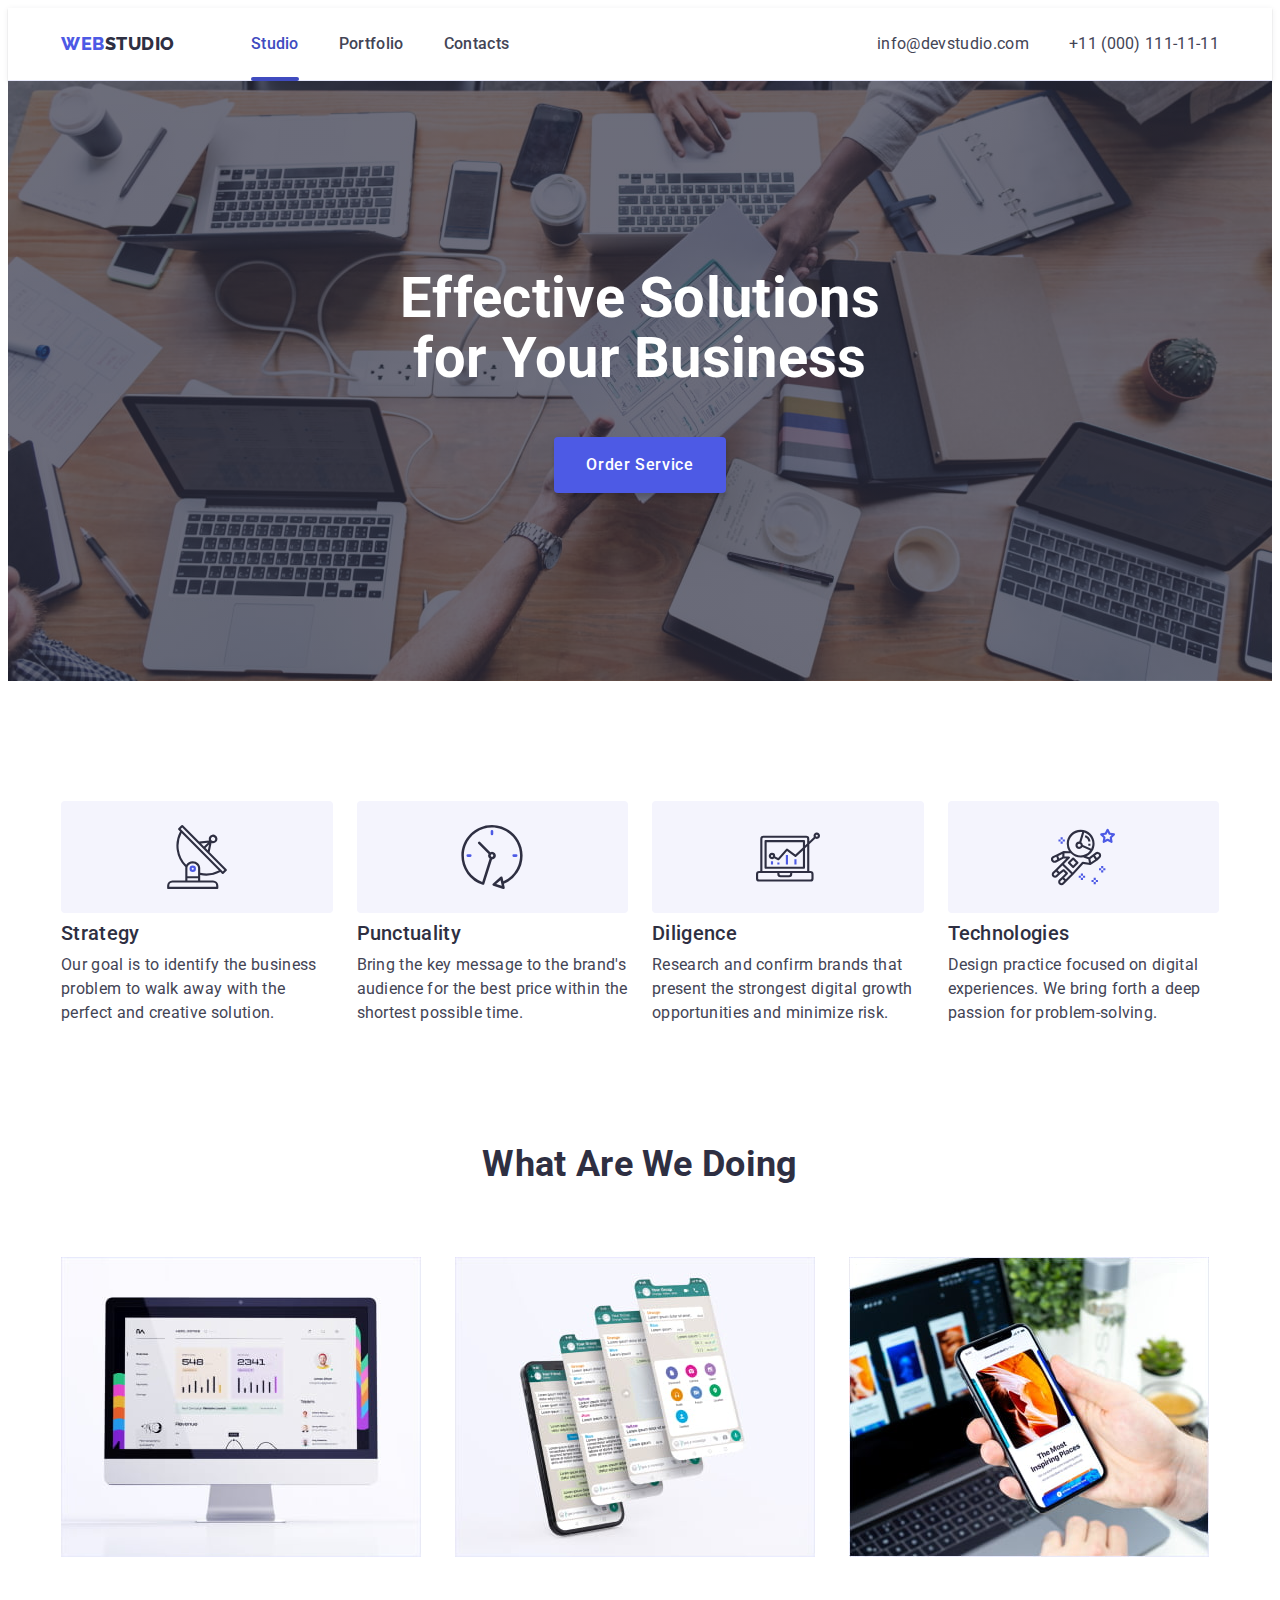
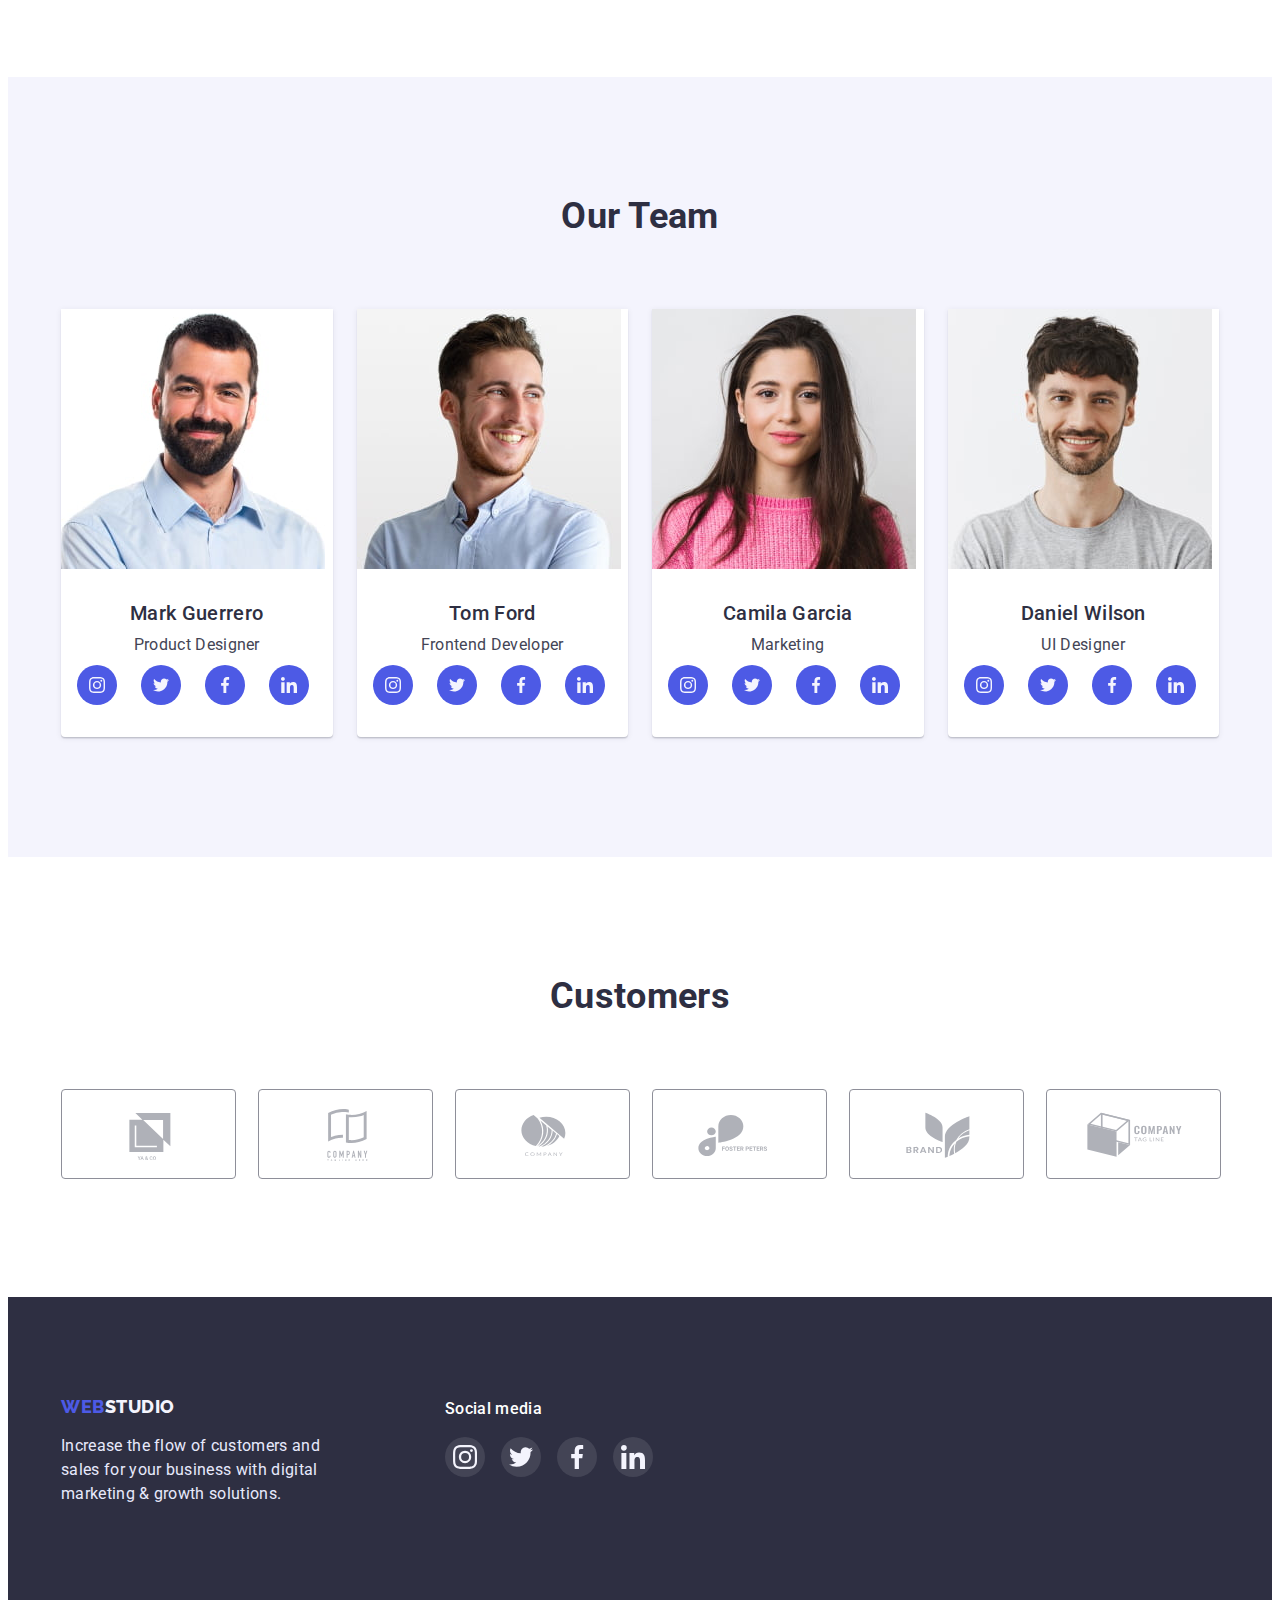
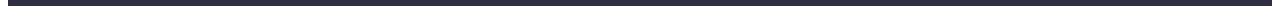
<file: index.html>
<!DOCTYPE html>
<html lang="en">
  <head>
    <meta charset="UTF-8" />
    <meta http-equiv="X-UA-Compatible" content="IE=edge" />
    <meta name="viewport" content="width=device-width, initial-scale=1.0" />

    <title>WebStudio</title>

    <link rel="preconnect" href="https://fonts.googleapis.com" />
    <link rel="preconnect" href="https://fonts.gstatic.com" crossorigin />
    <link
      href="https://fonts.googleapis.com/css2?family=Raleway:wght@800&family=Roboto:wght@400;500;700&display=swap"
      rel="stylesheet"
    />
    <link
      rel="stylesheet"
      href="https://cdnjs.cloudflare.com/ajax/libs/modern-normalize/1.1.0/modern-normalize.min.css"
      integrity="sha512-wpPYUAdjBVSE4KJnH1VR1HeZfpl1ub8YT/NKx4PuQ5NmX2tKuGu6U/JRp5y+Y8XG2tV+wKQpNHVUX03MfMFn9Q=="
      crossorigin="anonymous"
      referrerpolicy="no-referrer"
    />
    <link rel="stylesheet" href="./css/styles.css" />
  </head>

  <body>
    <header class="header">
      <div class="container">
        <div class="header-container">
          <nav class="header-navigation">
            <a href="./index.html" class="logo">
              <span class="logo-highlighted">Web</span>Studio
            </a>
            <ul class="navigation-list">
              <li class="navigation-item">
                <a class="navigation-link current" href="./index.html">
                  Studio
                </a>
              </li>
              <li class="navigation-item">
                <a class="navigation-link" href="./portfolio.html">Portfolio</a>
              </li>
              <li class="navigation-item">
                <a class="navigation-link" href="">Contacts</a>
              </li>
            </ul>
          </nav>

          <address class="contacts">
            <ul class="contacts-list">
              <li>
                <a class="contacts-item" href="mailto:info@devstudio.com">
                  info@devstudio.com
                </a>
              </li>
              <li>
                <a class="contacts-item" href="tel:+110001111111">
                  +11 (000) 111-11-11
                </a>
              </li>
            </ul>
          </address>
        </div>
      </div>
    </header>

    <main>
      <section class="hero">
        <div class="container">
          <h1 class="hero-title">Effective Solutions for Your Business</h1>
          <button class="button hero-button" type="button" data-modal-open>
            Order Service
          </button>
        </div>
      </section>

      <section class="section">
        <div class="container">
          <h2 class="visually-hidden">Feature</h2>
          <ul class="feature-list">
            <li class="feature-item">
              <div class="feature-cont">
                <svg class="feature-icon">
                  <use href="./images/sprite.svg#icon-antenna"></use>
                </svg>
              </div>
              <h3 class="section-subtitle">Strategy</h3>
              <p>
                Our goal is to identify the business problem to walk away with
                the perfect and creative solution.
              </p>
            </li>
            <li class="feature-item">
              <div class="feature-cont">
                <svg class="feature-icon">
                  <use href="./images/sprite.svg#icon-clock"></use>
                </svg>
              </div>
              <h3 class="section-subtitle">Punctuality</h3>
              <p>
                Bring the key message to the brand's audience for the best price
                within the shortest possible time.
              </p>
            </li>
            <li class="feature-item">
              <div class="feature-cont">
                <svg class="feature-icon">
                  <use href="./images/sprite.svg#icon-diagram"></use>
                </svg>
              </div>
              <h3 class="section-subtitle">Diligence</h3>
              <p>
                Research and confirm brands that present the strongest digital
                growth opportunities and minimize risk.
              </p>
            </li>
            <li class="feature-item">
              <div class="feature-cont">
                <svg class="feature-icon">
                  <use href="./images/sprite.svg#icon-astronaut"></use>
                </svg>
              </div>
              <h3 class="section-subtitle">Technologies</h3>
              <p>
                Design practice focused on digital experiences. We bring forth a
                deep passion for problem-solving.
              </p>
            </li>
          </ul>
        </div>
      </section>

      <section class="section section-our-activities section-no-pd">
        <div class="container">
          <h2 class="section-title">What are we doing</h2>
          <ul class="our-activities-list">
            <li class="our-activities-item">
              <img
                src="./images/wedoing1.jpg"
                alt="Computer"
                width="360"
                height="300"
              />
            </li>
            <li class="our-activities-item">
              <img
                src="./images/wedoing2.jpg"
                alt="Phone"
                width="360"
                height="300"
              />
            </li>
            <li class="our-activities-item">
              <img
                src="./images/wedoing3.jpg"
                alt="Phone"
                width="360"
                height="300"
              />
            </li>
          </ul>
        </div>
      </section>

      <section class="section section-team">
        <div class="container">
          <h2 class="section-title">Our team</h2>
          <ul class="team-list">
            <li class="team-card">
              <img
                src="./images/team1.jpg"
                alt="Employee photo Mark Guerrero"
                width="264"
                height="260"
              />
              <div class="team-member-info">
                <h3 class="section-subtitle">Mark Guerrero</h3>
                <p class="team-member-position">Product Designer</p>
                <ul class="socials-list">
                  <li class="socials-item">
                    <a class="socials-link" href="">
                      <svg class="socials-icon">
                        <use href="./images/sprite.svg#icon-instagram"></use>
                      </svg>
                    </a>
                  </li>
                  <li class="socials-item">
                    <a class="socials-link" href="">
                      <svg class="socials-icon">
                        <use href="./images/sprite.svg#icon-twitter"></use>
                      </svg>
                    </a>
                  </li>
                  <li class="socials-item">
                    <a class="socials-link" href="">
                      <svg class="socials-icon">
                        <use href="./images/sprite.svg#icon-facebook"></use>
                      </svg>
                    </a>
                  </li>
                  <li class="socials-item">
                    <a class="socials-link" href="">
                      <svg class="socials-icon">
                        <use href="./images/sprite.svg#icon-linkedin"></use>
                      </svg>
                    </a>
                  </li>
                </ul>
              </div>
            </li>
            <li class="team-card">
              <img
                src="./images/team2.jpg"
                alt="Employee photo Tom Ford"
                width="264"
                height="260"
              />
              <div class="team-member-info">
                <h3 class="section-subtitle">Tom Ford</h3>
                <p class="team-member-position">Frontend Developer</p>
                <ul class="socials-list">
                  <li class="socials-item">
                    <a class="socials-link" href="">
                      <svg class="socials-icon">
                        <use href="./images/sprite.svg#icon-instagram"></use>
                      </svg>
                    </a>
                  </li>
                  <li class="socials-item">
                    <a class="socials-link" href="">
                      <svg class="socials-icon">
                        <use href="./images/sprite.svg#icon-twitter"></use>
                      </svg>
                    </a>
                  </li>
                  <li class="socials-item">
                    <a class="socials-link" href="">
                      <svg class="socials-icon">
                        <use href="./images/sprite.svg#icon-facebook"></use>
                      </svg>
                    </a>
                  </li>
                  <li class="socials-item">
                    <a class="socials-link" href="">
                      <svg class="socials-icon">
                        <use href="./images/sprite.svg#icon-linkedin"></use>
                      </svg>
                    </a>
                  </li>
                </ul>
              </div>
            </li>
            <li class="team-card">
              <img
                src="./images/team3.jpg"
                alt="Employee photo Camila Garcia"
                width="264"
                height="260"
              />
              <div class="team-member-info">
                <h3 class="section-subtitle">Camila Garcia</h3>
                <p class="team-member-position">Marketing</p>
                <ul class="socials-list">
                  <li class="socials-item">
                    <a class="socials-link" href="">
                      <svg class="socials-icon">
                        <use href="./images/sprite.svg#icon-instagram"></use>
                      </svg>
                    </a>
                  </li>
                  <li class="socials-item">
                    <a class="socials-link" href="">
                      <svg class="socials-icon">
                        <use href="./images/sprite.svg#icon-twitter"></use>
                      </svg>
                    </a>
                  </li>
                  <li class="socials-item">
                    <a class="socials-link" href="">
                      <svg class="socials-icon">
                        <use href="./images/sprite.svg#icon-facebook"></use>
                      </svg>
                    </a>
                  </li>
                  <li class="socials-item">
                    <a class="socials-link" href="">
                      <svg class="socials-icon">
                        <use href="./images/sprite.svg#icon-linkedin"></use>
                      </svg>
                    </a>
                  </li>
                </ul>
              </div>
            </li>
            <li class="team-card">
              <img
                src="./images/team4.jpg"
                alt="Employee photo Daniel Wilson"
                width="264"
                height="260"
              />
              <div class="team-member-info">
                <h3 class="section-subtitle">Daniel Wilson</h3>
                <p class="team-member-position">UI Designer</p>
                <ul class="socials-list">
                  <li class="socials-item">
                    <a class="socials-link" href="">
                      <svg class="socials-icon">
                        <use href="./images/sprite.svg#icon-instagram"></use>
                      </svg>
                    </a>
                  </li>
                  <li class="socials-item">
                    <a class="socials-link" href="">
                      <svg class="socials-icon">
                        <use href="./images/sprite.svg#icon-twitter"></use>
                      </svg>
                    </a>
                  </li>
                  <li class="socials-item">
                    <a class="socials-link" href="">
                      <svg class="socials-icon">
                        <use href="./images/sprite.svg#icon-facebook"></use>
                      </svg>
                    </a>
                  </li>
                  <li class="socials-item">
                    <a class="socials-link" href="">
                      <svg class="socials-icon">
                        <use href="./images/sprite.svg#icon-linkedin"></use>
                      </svg>
                    </a>
                  </li>
                </ul>
              </div>
            </li>
          </ul>
        </div>
      </section>

      <section class="section section-customers">
        <div class="container">
          <h2 class="section-title">Customers</h2>
          <ul class="customers-list">
            <li class="customers-item">
              <a class="customers-link" href="">
                <svg class="customers-icon">
                  <use href="images/sprite.svg#icon-first-company"></use>
                </svg>
              </a>
            </li>
            <li class="customers-item">
              <a class="customers-link" href="">
                <svg class="customers-icon">
                  <use href="images/sprite.svg#icon-second-company"></use>
                </svg>
              </a>
            </li>
            <li class="customers-item">
              <a class="customers-link" href="">
                <svg class="customers-icon">
                  <use href="images/sprite.svg#icon-third-company"></use>
                </svg>
              </a>
            </li>
            <li class="customers-item">
              <a class="customers-link" href="">
                <svg class="customers-icon">
                  <use href="images/sprite.svg#icon-fourth-company"></use>
                </svg>
              </a>
            </li>
            <li class="customers-item">
              <a class="customers-link" href="">
                <svg class="customers-icon">
                  <use href="images/sprite.svg#icon-fifth-company"></use>
                </svg>
              </a>
            </li>
            <li class="customers-item">
              <a class="customers-link" href="">
                <svg class="customers-icon">
                  <use href="images/sprite.svg#icon-sixth-company"></use>
                </svg>
              </a>
            </li>
          </ul>
        </div>
      </section>
    </main>

    <footer class="footer">
      <div class="container">
        <div class="footer-container">
          <div class="footer-webstudio">
            <a href="./index.html" class="logo">
              <span class="logo-highlighted">Web</span>Studio
            </a>
            <p class="footer-text">
              Increase the flow of customers and sales for your business with
              digital marketing & growth solutions.
            </p>
          </div>
          <div class="footer-social">
            <p class="title-social">Social media</p>
            <ul class="socials-list">
              <li class="socials-item">
                <a class="socials-link" href="">
                  <svg class="socials-icon">
                    <use href="./images/sprite.svg#icon-instagram"></use>
                  </svg>
                </a>
              </li>
              <li class="socials-item">
                <a class="socials-link" href="">
                  <svg class="socials-icon">
                    <use href="./images/sprite.svg#icon-twitter"></use>
                  </svg>
                </a>
              </li>
              <li class="socials-item">
                <a class="socials-link" href="">
                  <svg class="socials-icon">
                    <use href="./images/sprite.svg#icon-facebook"></use>
                  </svg>
                </a>
              </li>
              <li class="socials-item">
                <a class="socials-link" href="">
                  <svg class="socials-icon">
                    <use href="./images/sprite.svg#icon-linkedin"></use>
                  </svg>
                </a>
              </li>
            </ul>
          </div>
        </div>
      </div>
    </footer>

    <div class="backdrop is-hidden" data-modal>
      <div class="modal">
        <button class="close-modal" type="button" data-modal-close>
          <svg class="close-icon">
            <use href="./images/sprite.svg#icon-close"></use>
          </svg>
        </button>
      </div>
    </div>

    <script src="./js/modal.js"></script>
  </body>
</html>
</file>
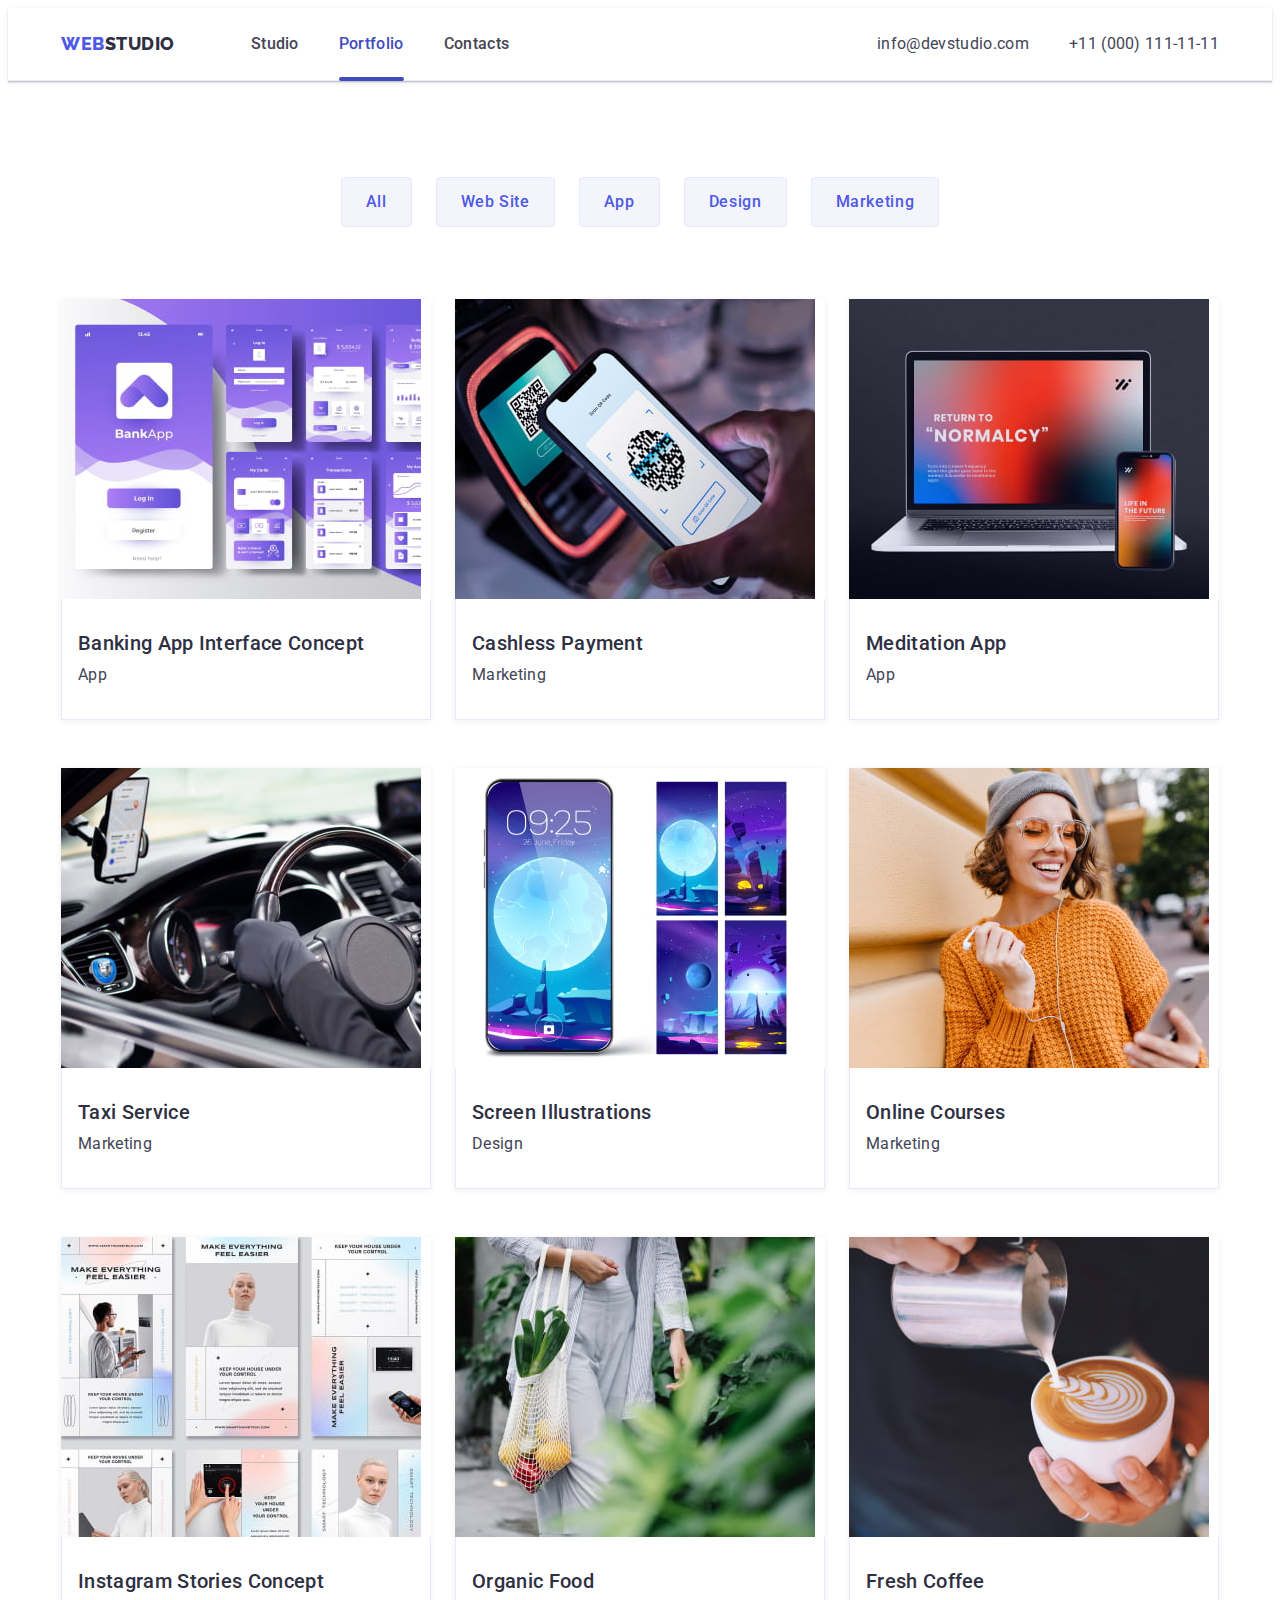
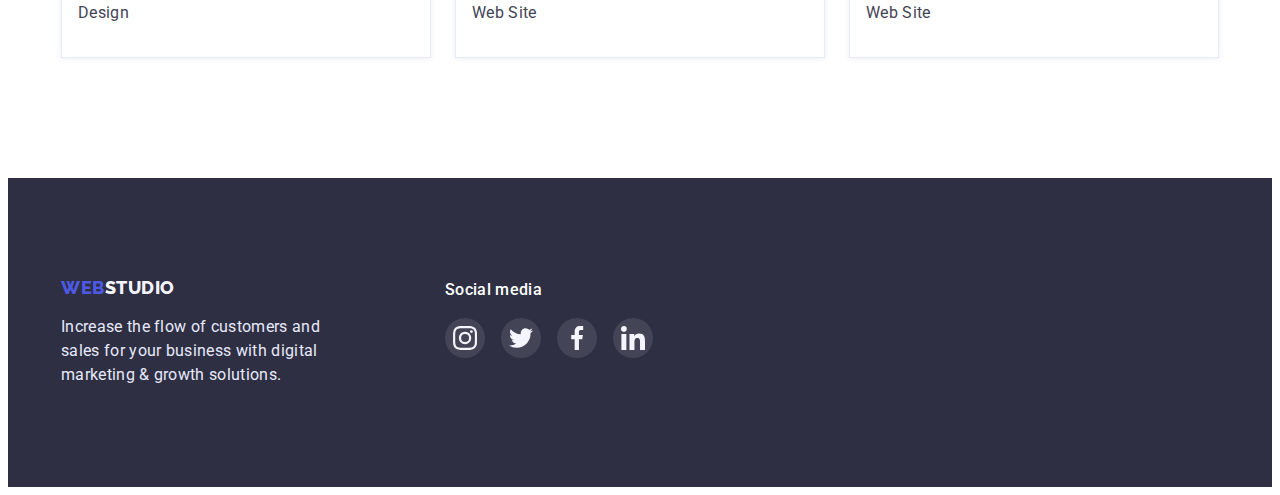
<file: portfolio.html>
<!DOCTYPE html>
<html lang="en">
  <head>
    <meta charset="UTF-8" />
    <meta http-equiv="X-UA-Compatible" content="IE=edge" />
    <meta name="viewport" content="width=device-width, initial-scale=1.0" />

    <title>WebStudio</title>

    <link rel="preconnect" href="https://fonts.googleapis.com" />
    <link rel="preconnect" href="https://fonts.gstatic.com" crossorigin />
    <link
      href="https://fonts.googleapis.com/css2?family=Raleway:wght@800&family=Roboto:wght@400;500;700&display=swap"
      rel="stylesheet"
    />
    <link
      rel="stylesheet"
      href="https://cdnjs.cloudflare.com/ajax/libs/modern-normalize/1.1.0/modern-normalize.min.css"
      integrity="sha512-wpPYUAdjBVSE4KJnH1VR1HeZfpl1ub8YT/NKx4PuQ5NmX2tKuGu6U/JRp5y+Y8XG2tV+wKQpNHVUX03MfMFn9Q=="
      crossorigin="anonymous"
      referrerpolicy="no-referrer"
    />
    <link rel="stylesheet" href="./css/styles.css" />
  </head>

  <body>
    <header class="header">
      <div class="container">
        <div class="header-container">
          <nav class="header-navigation">
            <a href="./index.html" class="logo">
              <span class="logo-highlighted">Web</span>Studio
            </a>
            <ul class="navigation-list">
              <li class="navigation-item">
                <a class="navigation-link" href="./index.html">Studio</a>
              </li>
              <li class="navigation-item">
                <a class="navigation-link current" href="./portfolio.html">
                  Portfolio
                </a>
              </li>
              <li class="navigation-item">
                <a class="navigation-link" href="">Contacts</a>
              </li>
            </ul>
          </nav>

          <address class="contacts">
            <ul class="contacts-list">
              <li>
                <a class="contacts-item" href="mailto:info@devstudio.com">
                  info@devstudio.com
                </a>
              </li>
              <li>
                <a class="contacts-item" href="tel:+110001111111">
                  +11 (000) 111-11-11
                </a>
              </li>
            </ul>
          </address>
        </div>
      </div>
    </header>

    <main>
      <section class="section section-projects">
        <div class="container">
          <h1 class="visually-hidden">Projects</h1>
          <ul class="filter-list">
            <li class="filter-item">
              <button class="button filter-button" type="button">All</button>
            </li>
            <li class="filter-item">
              <button class="button filter-button" type="button">
                Web Site
              </button>
            </li>
            <li class="filter-item">
              <button class="button filter-button" type="button">App</button>
            </li>
            <li class="filter-item">
              <button class="button filter-button" type="button">Design</button>
            </li>
            <li class="filter-item">
              <button class="button filter-button" type="button">
                Marketing
              </button>
            </li>
          </ul>

          <ul class="project-list">
            <li class="project-card">
              <a class="project-link" href="">
                <div class="project-overlay">
                  <img
                    src="./images/project1.jpg"
                    alt="Interface Concept"
                    width="360"
                    height="300"
                  />
                  <div class="project-description">
                    <p>
                      14 Stylish and User-Friendly App Design Concepts · Task
                      Manager App · Calorie Tracker App · Exotic Fruit Ecommerce
                      App · Cloud Storage App
                    </p>
                  </div>
                </div>
                <div class="project-content">
                  <h2 class="section-subtitle">
                    Banking App Interface Concept
                  </h2>
                  <p>App</p>
                </div>
              </a>
            </li>
            <li class="project-card">
              <a class="project-link" href="">
                <div class="project-overlay">
                  <img
                    src="./images/project2.jpg"
                    alt="Cashless Payment"
                    width="360"
                    height="300"
                  />
                  <div class="project-description">
                    <p>
                      14 Stylish and User-Friendly App Design Concepts · Task
                      Manager App · Calorie Tracker App · Exotic Fruit Ecommerce
                      App · Cloud Storage App
                    </p>
                  </div>
                </div>
                <div class="project-content">
                  <h2 class="section-subtitle">Cashless Payment</h2>
                  <p>Marketing</p>
                </div>
              </a>
            </li>
            <li class="project-card">
              <a class="project-link" href="">
                <div class="project-overlay">
                  <img
                    src="./images/project3.jpg"
                    alt="Meditation App"
                    width="360"
                    height="300"
                  />
                  <div class="project-description">
                    <p>
                      14 Stylish and User-Friendly App Design Concepts · Task
                      Manager App · Calorie Tracker App · Exotic Fruit Ecommerce
                      App · Cloud Storage App
                    </p>
                  </div>
                </div>
                <div class="project-content">
                  <h2 class="section-subtitle">Meditation App</h2>
                  <p>App</p>
                </div>
              </a>
            </li>
            <li class="project-card">
              <a class="project-link" href="">
                <div class="project-overlay">
                  <img
                    src="./images/project4.jpg"
                    alt="Taxi Service"
                    width="360"
                    height="300"
                  />
                  <div class="project-description">
                    <p>
                      14 Stylish and User-Friendly App Design Concepts · Task
                      Manager App · Calorie Tracker App · Exotic Fruit Ecommerce
                      App · Cloud Storage App
                    </p>
                  </div>
                </div>
                <div class="project-content">
                  <h2 class="section-subtitle">Taxi Service</h2>
                  <p>Marketing</p>
                </div>
              </a>
            </li>
            <li class="project-card">
              <a class="project-link" href="">
                <div class="project-overlay">
                  <img
                    src="./images/project5.jpg"
                    alt="Screen Illustrations"
                    width="360"
                    height="300"
                  />
                  <div class="project-description">
                    <p>
                      14 Stylish and User-Friendly App Design Concepts · Task
                      Manager App · Calorie Tracker App · Exotic Fruit Ecommerce
                      App · Cloud Storage App
                    </p>
                  </div>
                </div>
                <div class="project-content">
                  <h2 class="section-subtitle">Screen Illustrations</h2>
                  <p>Design</p>
                </div>
              </a>
            </li>
            <li class="project-card">
              <a class="project-link" href="">
                <div class="project-overlay">
                  <img
                    src="./images/project6.jpg"
                    alt="Online Courses"
                    width="360"
                    height="300"
                  />
                  <div class="project-description">
                    <p>
                      14 Stylish and User-Friendly App Design Concepts · Task
                      Manager App · Calorie Tracker App · Exotic Fruit Ecommerce
                      App · Cloud Storage App
                    </p>
                  </div>
                </div>
                <div class="project-content">
                  <h2 class="section-subtitle">Online Courses</h2>
                  <p>Marketing</p>
                </div>
              </a>
            </li>
            <li class="project-card">
              <a class="project-link" href="">
                <div class="project-overlay">
                  <img
                    src="./images/project7.jpg"
                    alt="Instagram Stories Concept"
                    width="360"
                    height="300"
                  />
                  <div class="project-description">
                    <p>
                      14 Stylish and User-Friendly App Design Concepts · Task
                      Manager App · Calorie Tracker App · Exotic Fruit Ecommerce
                      App · Cloud Storage App
                    </p>
                  </div>
                </div>
                <div class="project-content">
                  <h2 class="section-subtitle">Instagram Stories Concept</h2>
                  <p>Design</p>
                </div>
              </a>
            </li>
            <li class="project-card">
              <a class="project-link" href="">
                <div class="project-overlay">
                  <img
                    src="./images/project8.jpg"
                    alt="Organic Food"
                    width="360"
                    height="300"
                  />
                  <div class="project-description">
                    <p>
                      14 Stylish and User-Friendly App Design Concepts · Task
                      Manager App · Calorie Tracker App · Exotic Fruit Ecommerce
                      App · Cloud Storage App
                    </p>
                  </div>
                </div>
                <div class="project-content">
                  <h2 class="section-subtitle">Organic Food</h2>
                  <p>Web Site</p>
                </div>
              </a>
            </li>
            <li class="project-card">
              <a class="project-link" href="">
                <div class="project-overlay">
                  <img
                    src="./images/project9.jpg"
                    alt="Fresh Coffee"
                    width="360"
                    height="300"
                  />
                  <div class="project-description">
                    <p>
                      14 Stylish and User-Friendly App Design Concepts · Task
                      Manager App · Calorie Tracker App · Exotic Fruit Ecommerce
                      App · Cloud Storage App
                    </p>
                  </div>
                </div>
                <div class="project-content">
                  <h2 class="section-subtitle">Fresh Coffee</h2>
                  <p>Web Site</p>
                </div>
              </a>
            </li>
          </ul>
        </div>
      </section>
    </main>

    <footer class="footer">
      <div class="container">
        <div class="footer-container">
          <div class="footer-webstudio">
            <a href="./index.html" class="logo">
              <span class="logo-highlighted">Web</span>Studio
            </a>
            <p class="footer-text">
              Increase the flow of customers and sales for your business with
              digital marketing & growth solutions.
            </p>
          </div>
          <div class="footer-social">
            <p class="title-social">Social media</p>
            <ul class="socials-list">
              <li class="socials-item">
                <a class="socials-link" href="">
                  <svg class="socials-icon">
                    <use href="./images/sprite.svg#icon-instagram"></use>
                  </svg>
                </a>
              </li>
              <li class="socials-item">
                <a class="socials-link" href="">
                  <svg class="socials-icon">
                    <use href="./images/sprite.svg#icon-twitter"></use>
                  </svg>
                </a>
              </li>
              <li class="socials-item">
                <a class="socials-link" href="">
                  <svg class="socials-icon">
                    <use href="./images/sprite.svg#icon-facebook"></use>
                  </svg>
                </a>
              </li>
              <li class="socials-item">
                <a class="socials-link" href="">
                  <svg class="socials-icon">
                    <use href="./images/sprite.svg#icon-linkedin"></use>
                  </svg>
                </a>
              </li>
            </ul>
          </div>
        </div>
      </div>
    </footer>
  </body>
</html>
</file>
<file: css/styles.css>
:root {
  --color-primary-brand: #4d5ae5;
  --color-pressed-state: #404bbf;
  --color-dark: #2e2f42;
  --color-text: #434455;
  --color-subtle-text: #8e8f99;
  --color-accent: #e7e9fc;
  --color-light: #f4f4fd;
  --color-main: #ffffff;
  --color-success: #31d0aa;
  --color-modal-background: #fcfcfc;
  --color-modal-overlay: rgba(46, 47, 66, 0.4);
  --color-hero-background: rgba(46, 47, 66, 0.7);

  --cubic-bezier: cubic-bezier(0.4, 0, 0.2, 1);
}

body {
  font-family: "Roboto", sans-serif;
  font-size: 16px;
  line-height: 1.5;
  letter-spacing: 0.02em;
  color: var(--color-text);
  background-color: var(--color-main);
}

h1,
h2,
h3,
h4,
h5,
h6,
p {
  margin: 0;
}

ul {
  list-style: none;
  padding: 0;
  margin: 0;
}

a {
  text-decoration: none;
  color: inherit;
}

img {
  display: block;
  max-width: 100%;
  height: auto;
}

address {
  font-style: normal;
}

button {
  cursor: pointer;
  font-family: inherit;
}

.visually-hidden {
  position: absolute;
  width: 1px;
  height: 1px;
  margin: -1px;
  border: 0;
  padding: 0;

  white-space: nowrap;
  clip-path: inset(100%);
  clip: rect(0 0 0 0);
  overflow: hidden;
}

.container {
  max-width: 1158px;
  margin: 0 auto;
  padding: 0 15px;
}

.header {
  border-bottom: 1px solid var(--color-accent);
  box-shadow: 0px 1px 6px 0px rgba(46, 47, 66, 0.08),
    0px 1px 1px 0px rgba(46, 47, 66, 0.16),
    0px 2px 1px 0px rgba(46, 47, 66, 0.08);
}

.header-container {
  display: flex;
  align-items: center;
}

.header-navigation {
  display: flex;
  align-items: center;
}

.logo {
  margin-right: 76px;
  font-family: "Raleway", sans-serif;
  font-size: 18px;
  font-weight: 800;
  line-height: 1.33;
  letter-spacing: 0.03em;
  color: var(--color-dark);
  text-decoration: none;
  text-transform: uppercase;
}

.logo-highlighted {
  color: var(--color-primary-brand);
}

.navigation-list {
  display: flex;
  gap: 40px;
}

.navigation-link {
  position: relative;
  display: block;
  padding: 24px 0;
  font-weight: 500;

  transition: color 250ms var(--cubic-bezier);
}

.navigation-link.current,
.navigation-link:hover,
.navigation-link:focus {
  color: var(--color-pressed-state);
}

.navigation-link.current::after {
  position: absolute;
  bottom: -1px;
  left: 0;
  width: 100%;
  height: 4px;
  background-color: var(--color-pressed-state);
  border-radius: 2px;
  content: "";
}

.contacts {
  margin-left: auto;
}

.contacts-list {
  display: flex;
  gap: 40px;
}

.contacts-item {
  display: block;
  padding: 24px 0;
  text-decoration: none;

  transition: color 250ms var(--cubic-bezier);
}

.contacts-item:hover,
.contacts-item:focus {
  color: var(--color-pressed-state);
}

.button {
  font-size: 16px;
  font-weight: 500;
  line-height: 1.5;
  letter-spacing: 0.04em;
  border: none;
}

.hero {
  padding-top: 188px;
  padding-bottom: 188px;
  text-align: center;
  background-color: var(--color-dark);
  background-image: linear-gradient(
      var(--color-hero-background),
      var(--color-hero-background)
    ),
    url(../images/hero.jpg);
  background-repeat: no-repeat;
  background-position: center;
  background-size: cover;
  max-width: 1440px;
  margin: 0 auto;
}

.hero-title {
  width: 500px;
  margin-left: auto;
  margin-right: auto;
  margin-bottom: 48px;
  font-size: 56px;
  line-height: 1.07;
  color: var(--color-main);
}

.hero-button {
  display: inline-block;
  color: var(--color-main);
  background-color: var(--color-primary-brand);
  padding: 16px 32px;
  border-radius: 4px;
  box-shadow: 0px 4px 4px 0px rgba(0, 0, 0, 0.15);

  transition: background-color 250ms var(--cubic-bezier);
}

.hero-button:hover,
.hero-button:focus {
  background-color: var(--color-pressed-state);
}

.section {
  padding: 120px 0;
}

.section-no-pd {
  padding-top: 0;
}

.section-subtitle {
  margin-bottom: 8px;
  font-size: 20px;
  font-weight: 500;
  line-height: 1.2;
  color: var(--color-dark);
}

.section-title {
  margin-bottom: 72px;
  font-size: 36px;
  line-height: 1.11;
  text-transform: capitalize;
  color: var(--color-dark);
}

.feature-list {
  display: flex;
  flex-wrap: wrap;
  gap: 24px;
}

.feature-item {
  flex-basis: calc((100% - 72px) / 4);
}

.feature-cont {
  display: flex;
  height: 112px;
  align-items: center;
  justify-content: center;
  background-color: var(--color-light);
  border-radius: 4px;
  margin-bottom: 8px;
}

.feature-icon {
  width: 64px;
  height: 64px;
}

.section-our-activities {
  text-align: center;
}

.our-activities-list {
  display: flex;
  flex-wrap: wrap;
  gap: 24px;
}

.our-activities-item {
  flex-basis: calc((100% - 48px) / 3);
}

.section-team {
  text-align: center;
  background-color: var(--color-light);
}

.team-list {
  display: flex;
  flex-wrap: wrap;
  gap: 24px;
}

.team-card {
  flex-basis: calc((100% - 72px) / 4);
  background-color: var(--color-main);
  box-shadow: 0px 2px 1px 0px rgba(46, 47, 66, 0.08),
    0px 1px 1px 0px rgba(46, 47, 66, 0.16),
    0px 1px 6px 0px rgba(46, 47, 66, 0.08);
  border-bottom-left-radius: 4px;
  border-bottom-right-radius: 4px;
  overflow: hidden;
}

.team-member-info {
  padding: 32px 16px;
}

.team-member-position {
  margin-bottom: 8px;
}

.socials-list {
  display: flex;
  gap: 24px;
}

.socials-item {
  width: 40px;
  height: 40px;
}

.socials-link {
  display: flex;
  justify-content: center;
  align-items: center;
  width: 100%;
  height: 100%;
  fill: var(--color-light);
  background-color: var(--color-primary-brand);
  border-radius: 50%;

  transition: background-color 250ms var(--cubic-bezier);
}

.socials-link:hover,
.socials-link:focus {
  background-color: var(--color-pressed-state);
}

.socials-icon {
  width: 16px;
  height: 16px;
}

.section-customers .section-title {
  text-align: center;
}

.customers-list {
  display: flex;
  gap: 24px;
  flex-wrap: wrap;
  justify-content: center;
}

.customers-item {
  flex-basis: calc((100% - 120px) / 6);
  height: 88px;
}

.customers-link {
  display: flex;
  justify-content: center;
  align-items: center;
  width: 100%;
  height: 100%;
  fill: #afb1b8;
  border: 1px solid var(--color-subtle-text);
  border-radius: 4px;

  transition: border-color 250ms var(--cubic-bezier),
    fill 250ms var(--cubic-bezier);
}

.customers-link:hover,
.customers-link:focus {
  border-color: var(--color-pressed-state);
  fill: var(--color-pressed-state);
}

.customers-icon {
  width: 104px;
  height: 56px;
}

.section-projects {
  padding-top: 96px;
}

.filter-list {
  display: flex;
  flex-wrap: wrap;
  gap: 24px;
  margin-bottom: 72px;
  justify-content: center;
}

.filter-button {
  padding: 12px 24px;
  color: var(--color-primary-brand);
  background-color: var(--color-light);
  border: 1px solid var(--color-accent);
  border-radius: 4px;

  transition: color 250ms var(--cubic-bezier),
    background-color 250ms var(--cubic-bezier), border 250ms var(--cubic-bezier),
    box-shadow 250ms var(--cubic-bezier);
}

.filter-button:hover,
.filter-button:focus {
  color: var(--color-main);
  background-color: var(--color-pressed-state);
  border: 1px solid transparent;
  box-shadow: 0px 2px 2px 0px rgba(0, 0, 0, 0.12),
    0px 2px 1px 0px rgba(0, 0, 0, 0.08), 0px 3px 1px 0px rgba(0, 0, 0, 0.1);
}

.project-list {
  display: flex;
  flex-wrap: wrap;
  column-gap: 24px;
  row-gap: 48px;
}

.project-card {
  flex-basis: calc((100% - 48px) / 3);
}

.project-card .section-subtitle {
  margin-bottom: 8px;
}

.project-link {
  display: block;
  box-shadow: 0px 1px 6px 0px rgba(46, 47, 66, 0.08);

  transition: box-shadow 250ms var(--cubic-bezier);
}

.project-link:hover,
.project-link:focus {
  box-shadow: 0px 1px 6px rgba(46, 47, 66, 0.08),
    0px 1px 1px rgba(46, 47, 66, 0.16), 0px 2px 1px rgba(46, 47, 66, 0.08);
}

.project-overlay {
  position: relative;
  overflow: hidden;
}

.project-description {
  position: absolute;
  top: 0;
  bottom: 0;
  width: 100%;
  height: 100%;
  transform: translateY(100%);
  padding: 40px 32px;
  color: var(--color-light);
  background-color: var(--color-primary-brand);

  transition: transform 250ms var(--cubic-bezier);
}

.project-link:hover .project-description,
.project-link:focus .project-description {
  transform: translateY(0);
}

.project-content {
  padding: 32px 16px;
  border: 1px solid var(--color-accent);
  border-top: none;
}

.project-link:hover .project-content,
.project-link:focus .project-content {
  border-width: 0.5px;
}

.footer {
  padding: 100px 0;
  background-color: var(--color-dark);
}

.footer-container {
  display: flex;
}

.footer-webstudio {
  max-width: 264px;
  margin-right: 120px;
}

.footer .logo {
  display: block;
  margin-right: 0;
  margin-bottom: 16px;
  line-height: 1.16;
  color: var(--color-light);
}

.footer-text {
  color: var(--color-accent);
}

.title-social {
  font-weight: 500;
  color: var(--color-main);
  margin-bottom: 16px;
}

.footer-social .socials-list {
  gap: 16px;
}

.footer-social .socials-link {
  background-color: rgba(255, 255, 255, 0.1);
}

.footer-social .socials-link:hover,
.footer-social .socials-link:focus {
  background-color: var(--color-success);
}

.footer-social .socials-icon {
  width: 24px;
  height: 24px;
}

.backdrop.is-hidden {
  visibility: hidden;
  opacity: 0;
  pointer-events: none;
}

.backdrop.is-hidden .modal {
  transform: scale(0.9);
}

.backdrop {
  position: fixed;
  top: 0;
  bottom: 0;
  display: flex;
  align-items: center;
  justify-content: center;
  width: 100%;
  height: 100%;
  padding: 12px 0;
  background-color: var(--color-modal-overlay);

  transition: opacity 250ms var(--cubic-bezier),
    visibility 250ms var(--cubic-bezier);
}

.modal {
  padding: 24px;
  width: 100%;
  height: 100%;
  max-width: 408px;
  max-height: 576px;
  background-color: var(--color-modal-background);
  box-shadow: 0px 1px 1px rgba(0, 0, 0, 0.14), 0px 1px 3px rgba(0, 0, 0, 0.12),
    0px 2px 1px rgba(0, 0, 0, 0.2);
  border-radius: 4px;
  overflow: auto;

  transform: scale(1);
  transition: transform 250ms var(--cubic-bezier);
}

.close-modal {
  display: flex;
  align-items: center;
  justify-content: center;
  margin-left: auto;
  width: 24px;
  height: 24px;
  background-color: var(--color-accent);
  border: 1px solid rgba(0, 0, 0, 0.1);
  border-radius: 50%;

  transition: fill 250ms var(--cubic-bezier),
    background-color 250ms var(--cubic-bezier), border 250ms var(--cubic-bezier);
}

.close-modal:active {
  fill: var(--color-main);
  background-color: var(--color-pressed-state);
  border: none;
}

.close-icon {
  width: 8px;
  height: 8px;
}
</file>
